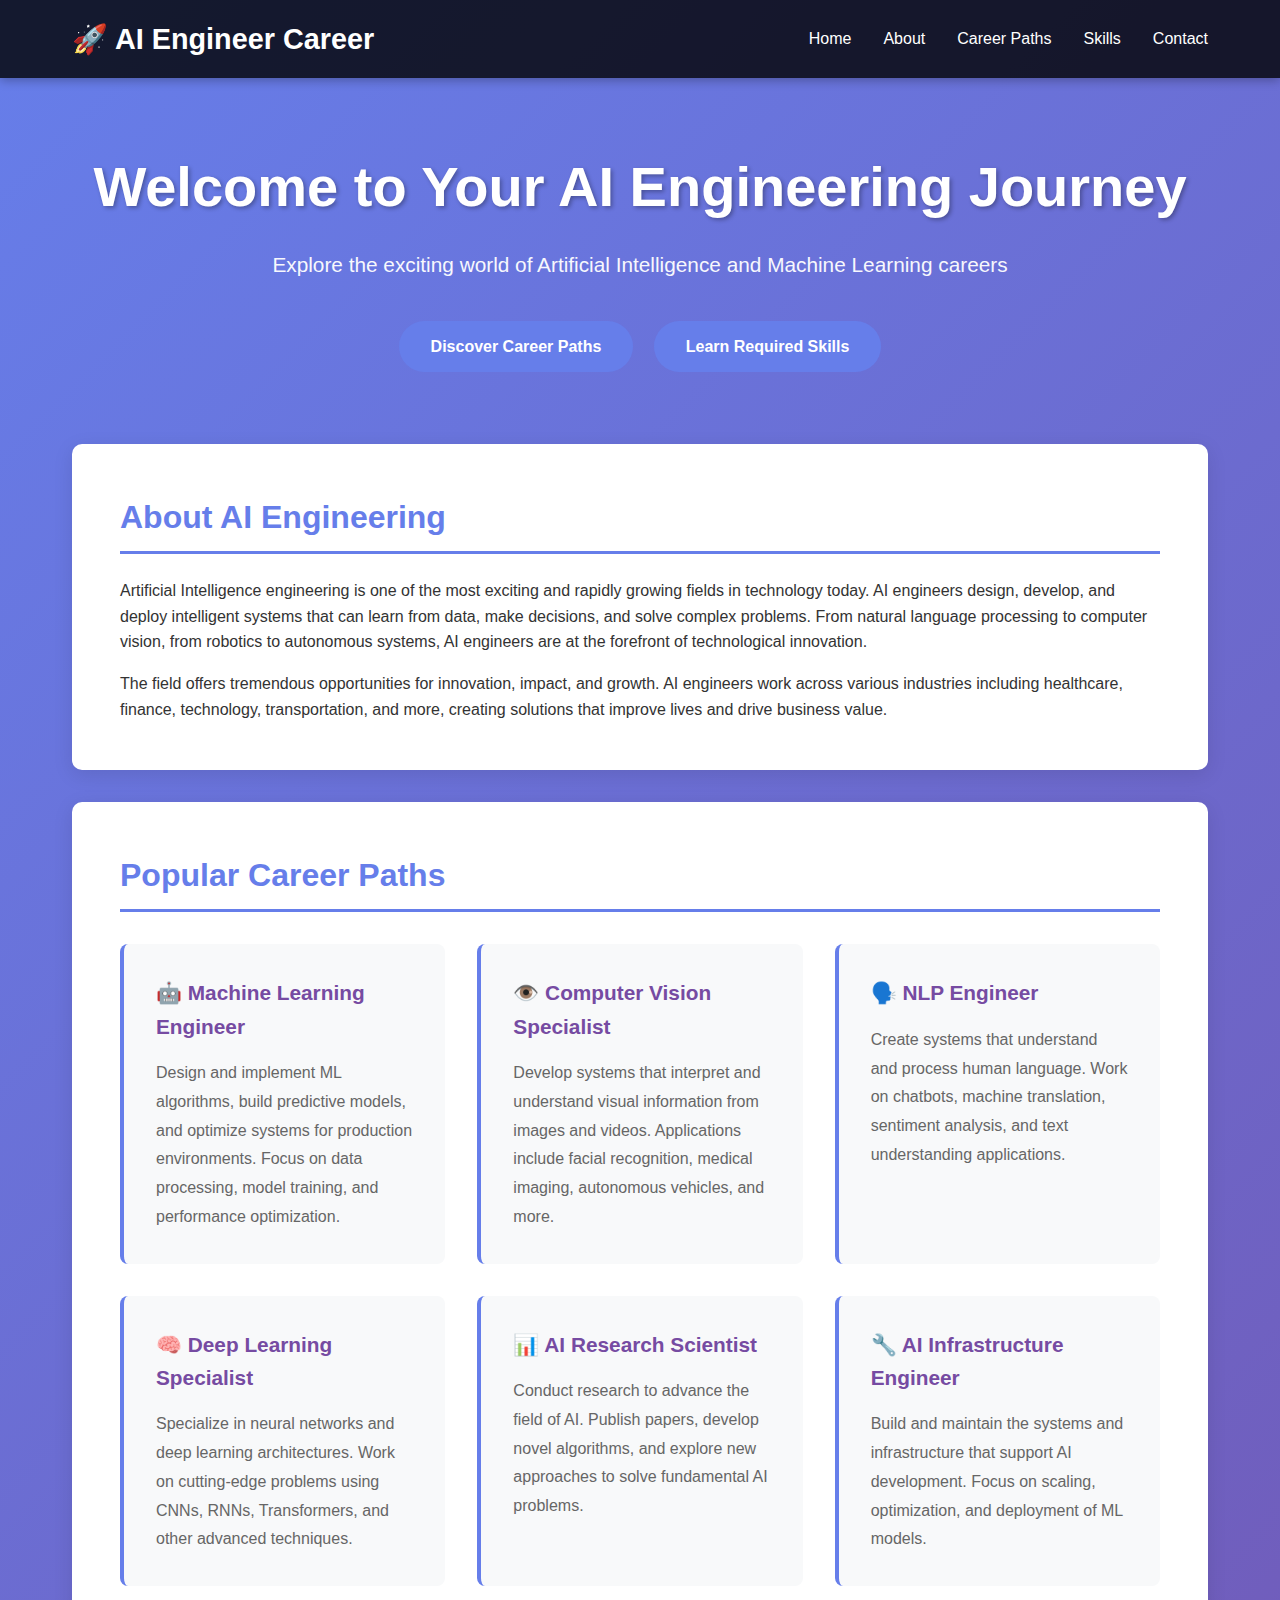
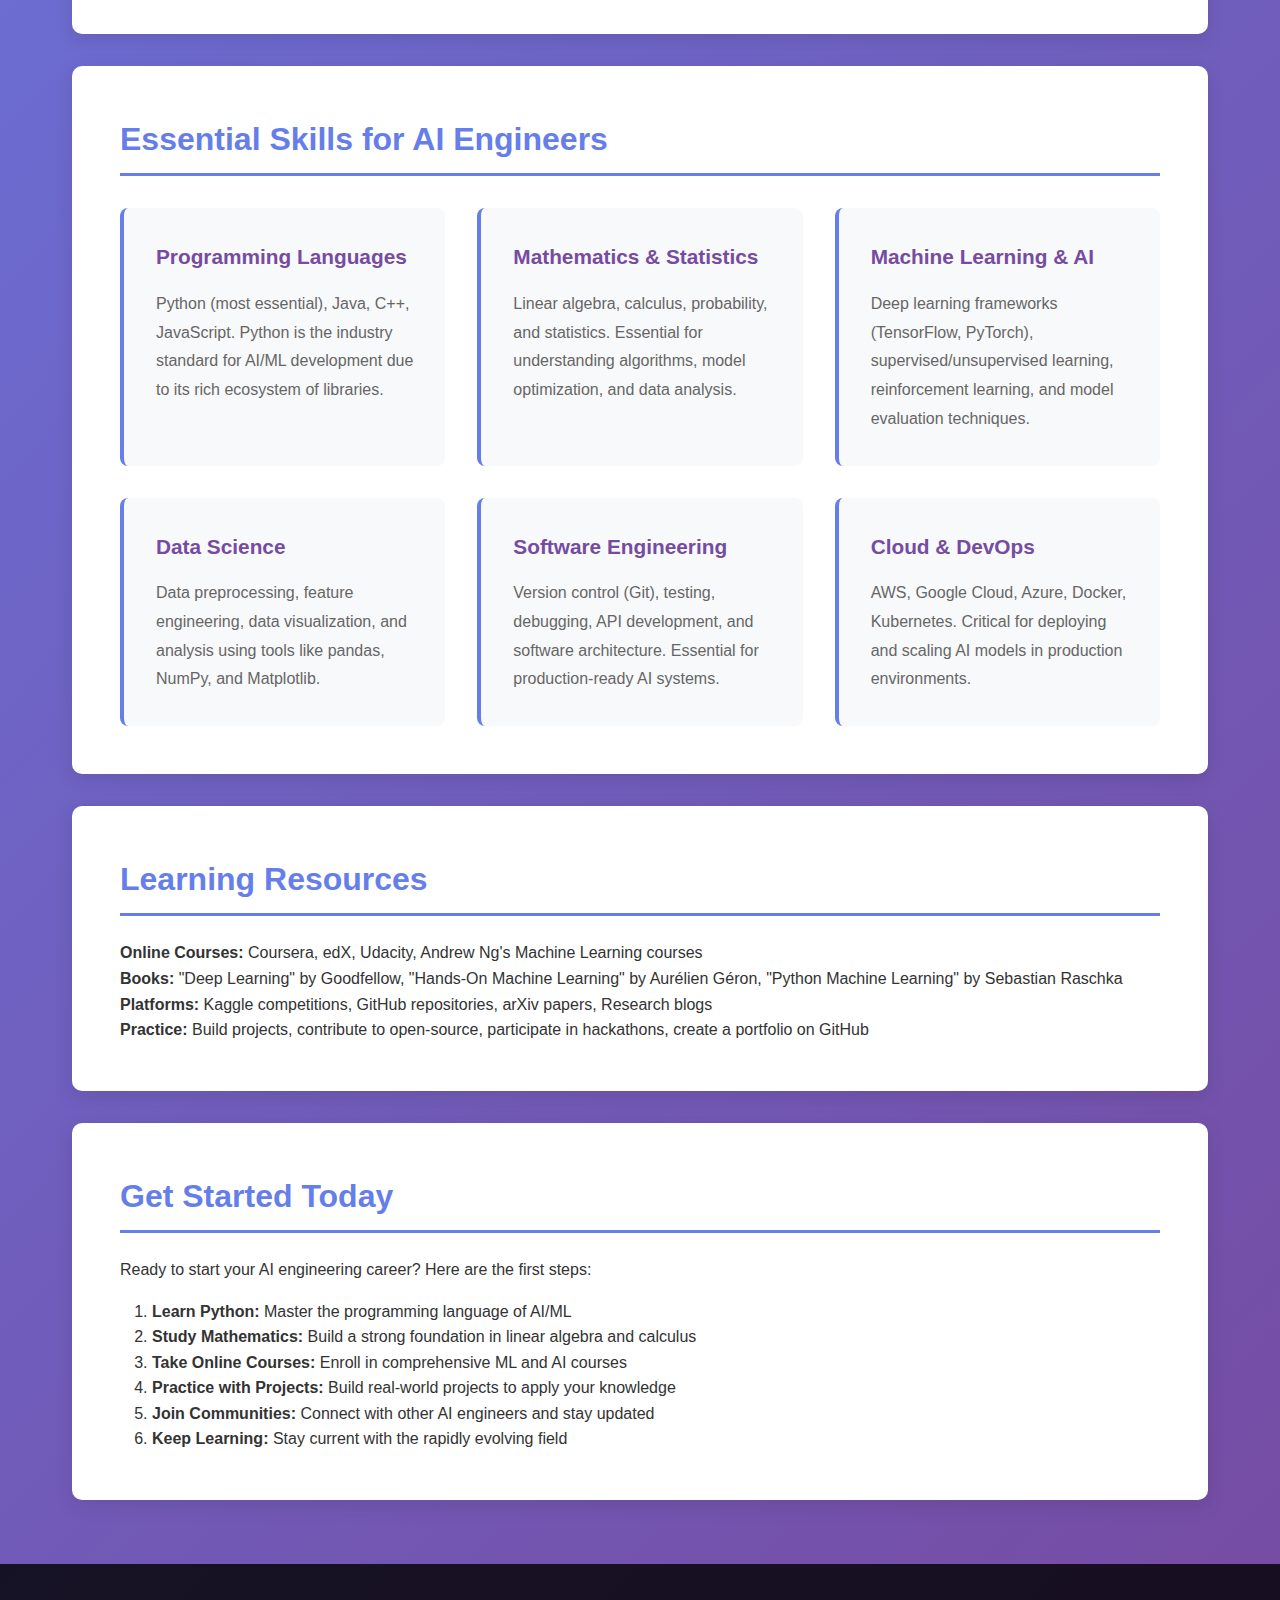
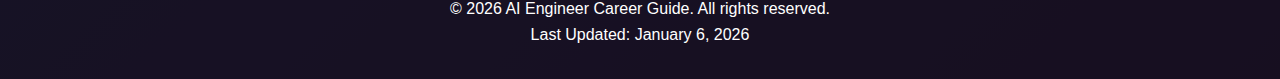
<file: index.html>
<!DOCTYPE html>
<html lang="en">
<head>
    <meta charset="UTF-8">
    <meta name="viewport" content="width=device-width, initial-scale=1.0">
    <title>AI Engineer Career - Home</title>
    <style>
        * {
            margin: 0;
            padding: 0;
            box-sizing: border-box;
        }
        
        body {
            font-family: 'Segoe UI', Tahoma, Geneva, Verdana, sans-serif;
            line-height: 1.6;
            color: #333;
            background: linear-gradient(135deg, #667eea 0%, #764ba2 100%);
            min-height: 100vh;
        }
        
        header {
            background: rgba(0, 0, 0, 0.8);
            color: #fff;
            padding: 1rem 0;
            box-shadow: 0 2px 10px rgba(0, 0, 0, 0.3);
        }
        
        nav {
            max-width: 1200px;
            margin: 0 auto;
            padding: 0 2rem;
            display: flex;
            justify-content: space-between;
            align-items: center;
        }
        
        nav h1 {
            font-size: 1.8rem;
            font-weight: 600;
        }
        
        nav ul {
            list-style: none;
            display: flex;
            gap: 2rem;
        }
        
        nav a {
            color: #fff;
            text-decoration: none;
            transition: color 0.3s ease;
        }
        
        nav a:hover {
            color: #667eea;
        }
        
        .hero {
            max-width: 1200px;
            margin: 4rem auto 0;
            padding: 0 2rem;
            text-align: center;
            color: #fff;
        }
        
        .hero h2 {
            font-size: 3.5rem;
            margin-bottom: 1rem;
            text-shadow: 2px 2px 4px rgba(0, 0, 0, 0.3);
        }
        
        .hero p {
            font-size: 1.3rem;
            margin-bottom: 2rem;
            opacity: 0.95;
        }
        
        .cta-button {
            display: inline-block;
            background: #667eea;
            color: #fff;
            padding: 0.8rem 2rem;
            border-radius: 50px;
            text-decoration: none;
            font-weight: 600;
            transition: all 0.3s ease;
            margin: 0.5rem;
        }
        
        .cta-button:hover {
            background: #764ba2;
            transform: translateY(-2px);
            box-shadow: 0 5px 15px rgba(0, 0, 0, 0.3);
        }
        
        .container {
            max-width: 1200px;
            margin: 4rem auto;
            padding: 0 2rem;
        }
        
        .section {
            background: #fff;
            padding: 3rem;
            margin: 2rem 0;
            border-radius: 10px;
            box-shadow: 0 5px 20px rgba(0, 0, 0, 0.1);
        }
        
        .section h3 {
            font-size: 2rem;
            color: #667eea;
            margin-bottom: 1.5rem;
            border-bottom: 3px solid #667eea;
            padding-bottom: 0.5rem;
        }
        
        .features {
            display: grid;
            grid-template-columns: repeat(auto-fit, minmax(280px, 1fr));
            gap: 2rem;
            margin-top: 2rem;
        }
        
        .feature-card {
            background: #f8f9fa;
            padding: 2rem;
            border-radius: 8px;
            border-left: 4px solid #667eea;
            transition: transform 0.3s ease, box-shadow 0.3s ease;
        }
        
        .feature-card:hover {
            transform: translateY(-5px);
            box-shadow: 0 8px 25px rgba(102, 126, 234, 0.2);
        }
        
        .feature-card h4 {
            color: #764ba2;
            margin-bottom: 1rem;
            font-size: 1.3rem;
        }
        
        .feature-card p {
            color: #666;
            line-height: 1.8;
        }
        
        footer {
            background: rgba(0, 0, 0, 0.8);
            color: #fff;
            text-align: center;
            padding: 2rem;
            margin-top: 4rem;
        }
        
        @media (max-width: 768px) {
            .hero h2 {
                font-size: 2.5rem;
            }
            
            nav ul {
                flex-direction: column;
                gap: 1rem;
            }
        }
    </style>
</head>
<body>
    <header>
        <nav>
            <h1>🚀 AI Engineer Career</h1>
            <ul>
                <li><a href="#home">Home</a></li>
                <li><a href="#about">About</a></li>
                <li><a href="#paths">Career Paths</a></li>
                <li><a href="#skills">Skills</a></li>
                <li><a href="#contact">Contact</a></li>
            </ul>
        </nav>
    </header>
    
    <section class="hero" id="home">
        <h2>Welcome to Your AI Engineering Journey</h2>
        <p>Explore the exciting world of Artificial Intelligence and Machine Learning careers</p>
        <a href="#paths" class="cta-button">Discover Career Paths</a>
        <a href="#skills" class="cta-button secondary">Learn Required Skills</a>
    </section>
    
    <div class="container">
        <section class="section" id="about">
            <h3>About AI Engineering</h3>
            <p>Artificial Intelligence engineering is one of the most exciting and rapidly growing fields in technology today. AI engineers design, develop, and deploy intelligent systems that can learn from data, make decisions, and solve complex problems. From natural language processing to computer vision, from robotics to autonomous systems, AI engineers are at the forefront of technological innovation.</p>
            <p style="margin-top: 1rem;">The field offers tremendous opportunities for innovation, impact, and growth. AI engineers work across various industries including healthcare, finance, technology, transportation, and more, creating solutions that improve lives and drive business value.</p>
        </section>
        
        <section class="section" id="paths">
            <h3>Popular Career Paths</h3>
            <div class="features">
                <div class="feature-card">
                    <h4>🤖 Machine Learning Engineer</h4>
                    <p>Design and implement ML algorithms, build predictive models, and optimize systems for production environments. Focus on data processing, model training, and performance optimization.</p>
                </div>
                
                <div class="feature-card">
                    <h4>👁️ Computer Vision Specialist</h4>
                    <p>Develop systems that interpret and understand visual information from images and videos. Applications include facial recognition, medical imaging, autonomous vehicles, and more.</p>
                </div>
                
                <div class="feature-card">
                    <h4>🗣️ NLP Engineer</h4>
                    <p>Create systems that understand and process human language. Work on chatbots, machine translation, sentiment analysis, and text understanding applications.</p>
                </div>
                
                <div class="feature-card">
                    <h4>🧠 Deep Learning Specialist</h4>
                    <p>Specialize in neural networks and deep learning architectures. Work on cutting-edge problems using CNNs, RNNs, Transformers, and other advanced techniques.</p>
                </div>
                
                <div class="feature-card">
                    <h4>📊 AI Research Scientist</h4>
                    <p>Conduct research to advance the field of AI. Publish papers, develop novel algorithms, and explore new approaches to solve fundamental AI problems.</p>
                </div>
                
                <div class="feature-card">
                    <h4>🔧 AI Infrastructure Engineer</h4>
                    <p>Build and maintain the systems and infrastructure that support AI development. Focus on scaling, optimization, and deployment of ML models.</p>
                </div>
            </div>
        </section>
        
        <section class="section" id="skills">
            <h3>Essential Skills for AI Engineers</h3>
            <div class="features">
                <div class="feature-card">
                    <h4>Programming Languages</h4>
                    <p>Python (most essential), Java, C++, JavaScript. Python is the industry standard for AI/ML development due to its rich ecosystem of libraries.</p>
                </div>
                
                <div class="feature-card">
                    <h4>Mathematics & Statistics</h4>
                    <p>Linear algebra, calculus, probability, and statistics. Essential for understanding algorithms, model optimization, and data analysis.</p>
                </div>
                
                <div class="feature-card">
                    <h4>Machine Learning & AI</h4>
                    <p>Deep learning frameworks (TensorFlow, PyTorch), supervised/unsupervised learning, reinforcement learning, and model evaluation techniques.</p>
                </div>
                
                <div class="feature-card">
                    <h4>Data Science</h4>
                    <p>Data preprocessing, feature engineering, data visualization, and analysis using tools like pandas, NumPy, and Matplotlib.</p>
                </div>
                
                <div class="feature-card">
                    <h4>Software Engineering</h4>
                    <p>Version control (Git), testing, debugging, API development, and software architecture. Essential for production-ready AI systems.</p>
                </div>
                
                <div class="feature-card">
                    <h4>Cloud & DevOps</h4>
                    <p>AWS, Google Cloud, Azure, Docker, Kubernetes. Critical for deploying and scaling AI models in production environments.</p>
                </div>
            </div>
        </section>
        
        <section class="section">
            <h3>Learning Resources</h3>
            <p><strong>Online Courses:</strong> Coursera, edX, Udacity, Andrew Ng's Machine Learning courses</p>
            <p><strong>Books:</strong> "Deep Learning" by Goodfellow, "Hands-On Machine Learning" by Aurélien Géron, "Python Machine Learning" by Sebastian Raschka</p>
            <p><strong>Platforms:</strong> Kaggle competitions, GitHub repositories, arXiv papers, Research blogs</p>
            <p><strong>Practice:</strong> Build projects, contribute to open-source, participate in hackathons, create a portfolio on GitHub</p>
        </section>
        
        <section class="section" id="contact">
            <h3>Get Started Today</h3>
            <p>Ready to start your AI engineering career? Here are the first steps:</p>
            <ol style="margin-left: 2rem; margin-top: 1rem;">
                <li><strong>Learn Python:</strong> Master the programming language of AI/ML</li>
                <li><strong>Study Mathematics:</strong> Build a strong foundation in linear algebra and calculus</li>
                <li><strong>Take Online Courses:</strong> Enroll in comprehensive ML and AI courses</li>
                <li><strong>Practice with Projects:</strong> Build real-world projects to apply your knowledge</li>
                <li><strong>Join Communities:</strong> Connect with other AI engineers and stay updated</li>
                <li><strong>Keep Learning:</strong> Stay current with the rapidly evolving field</li>
            </ol>
        </section>
    </div>
    
    <footer>
        <p>&copy; 2026 AI Engineer Career Guide. All rights reserved.</p>
        <p>Last Updated: January 6, 2026</p>
    </footer>
</body>
</html>
</file>
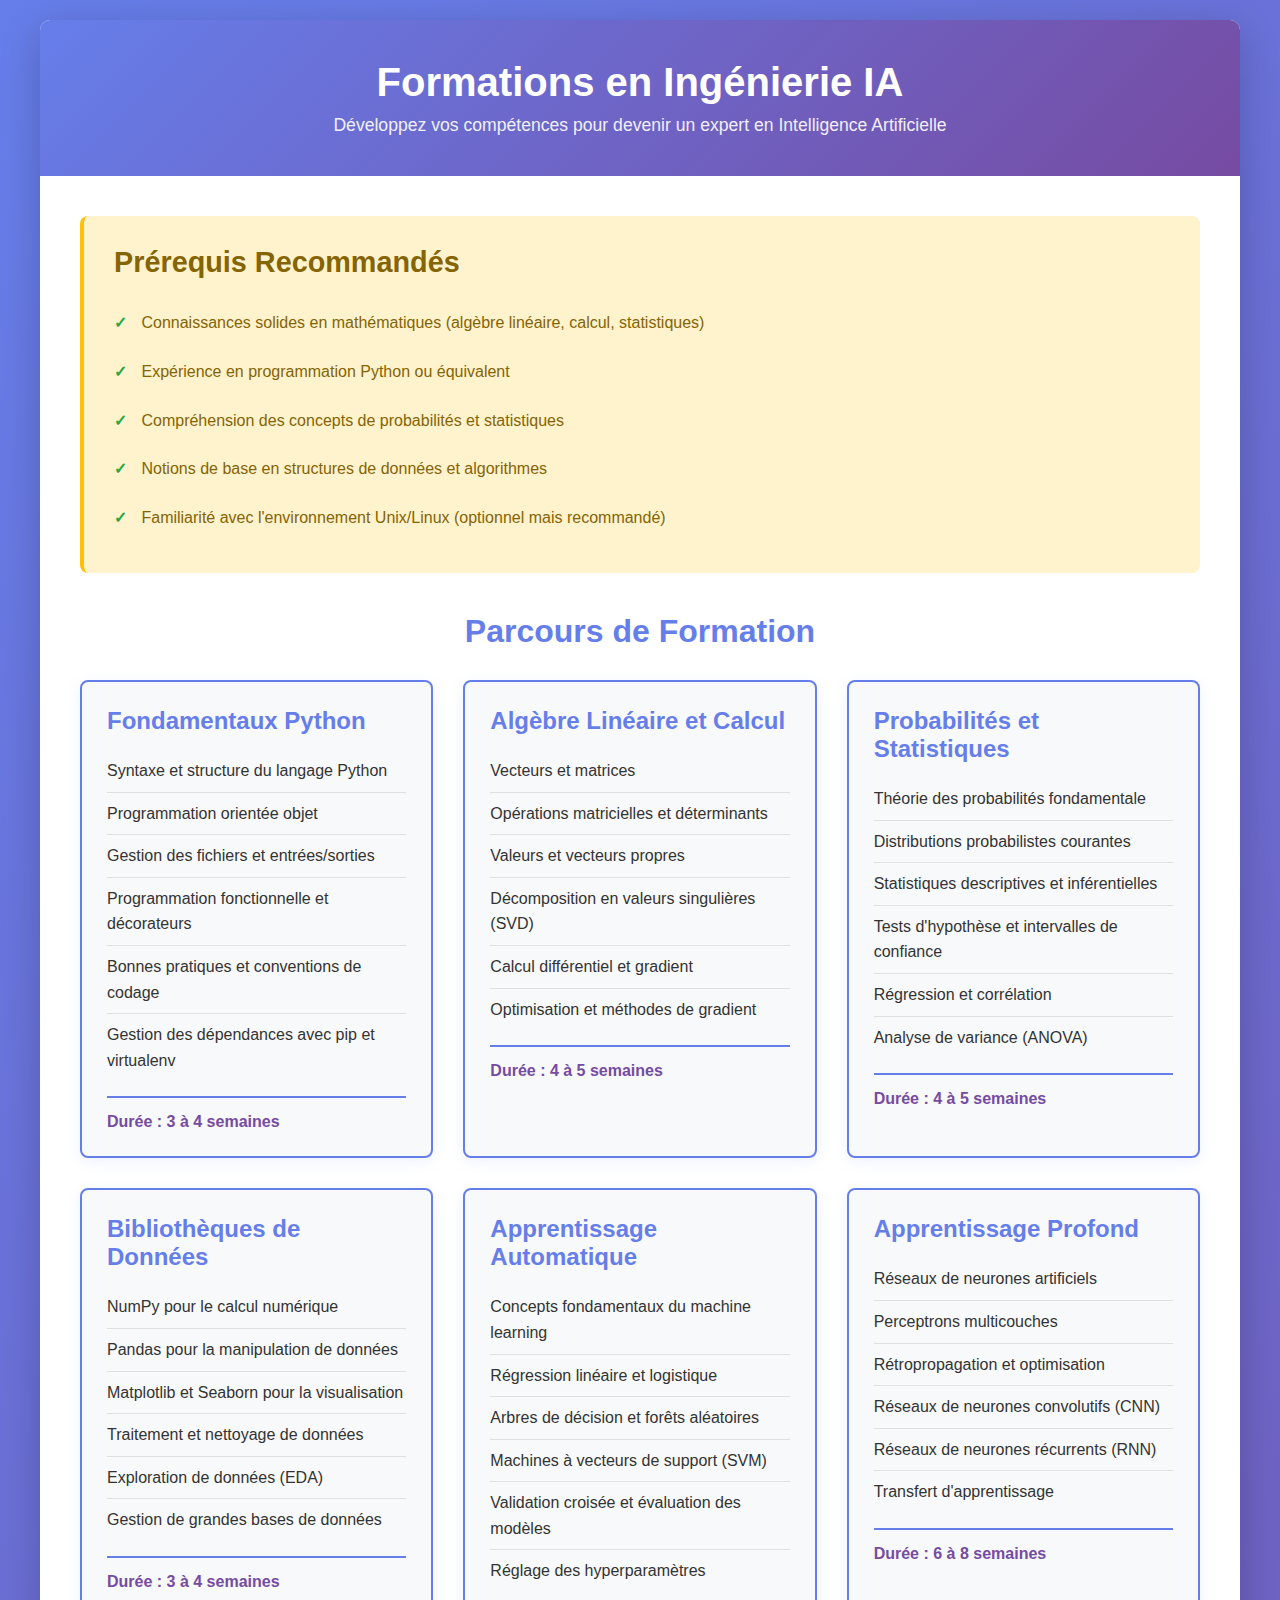
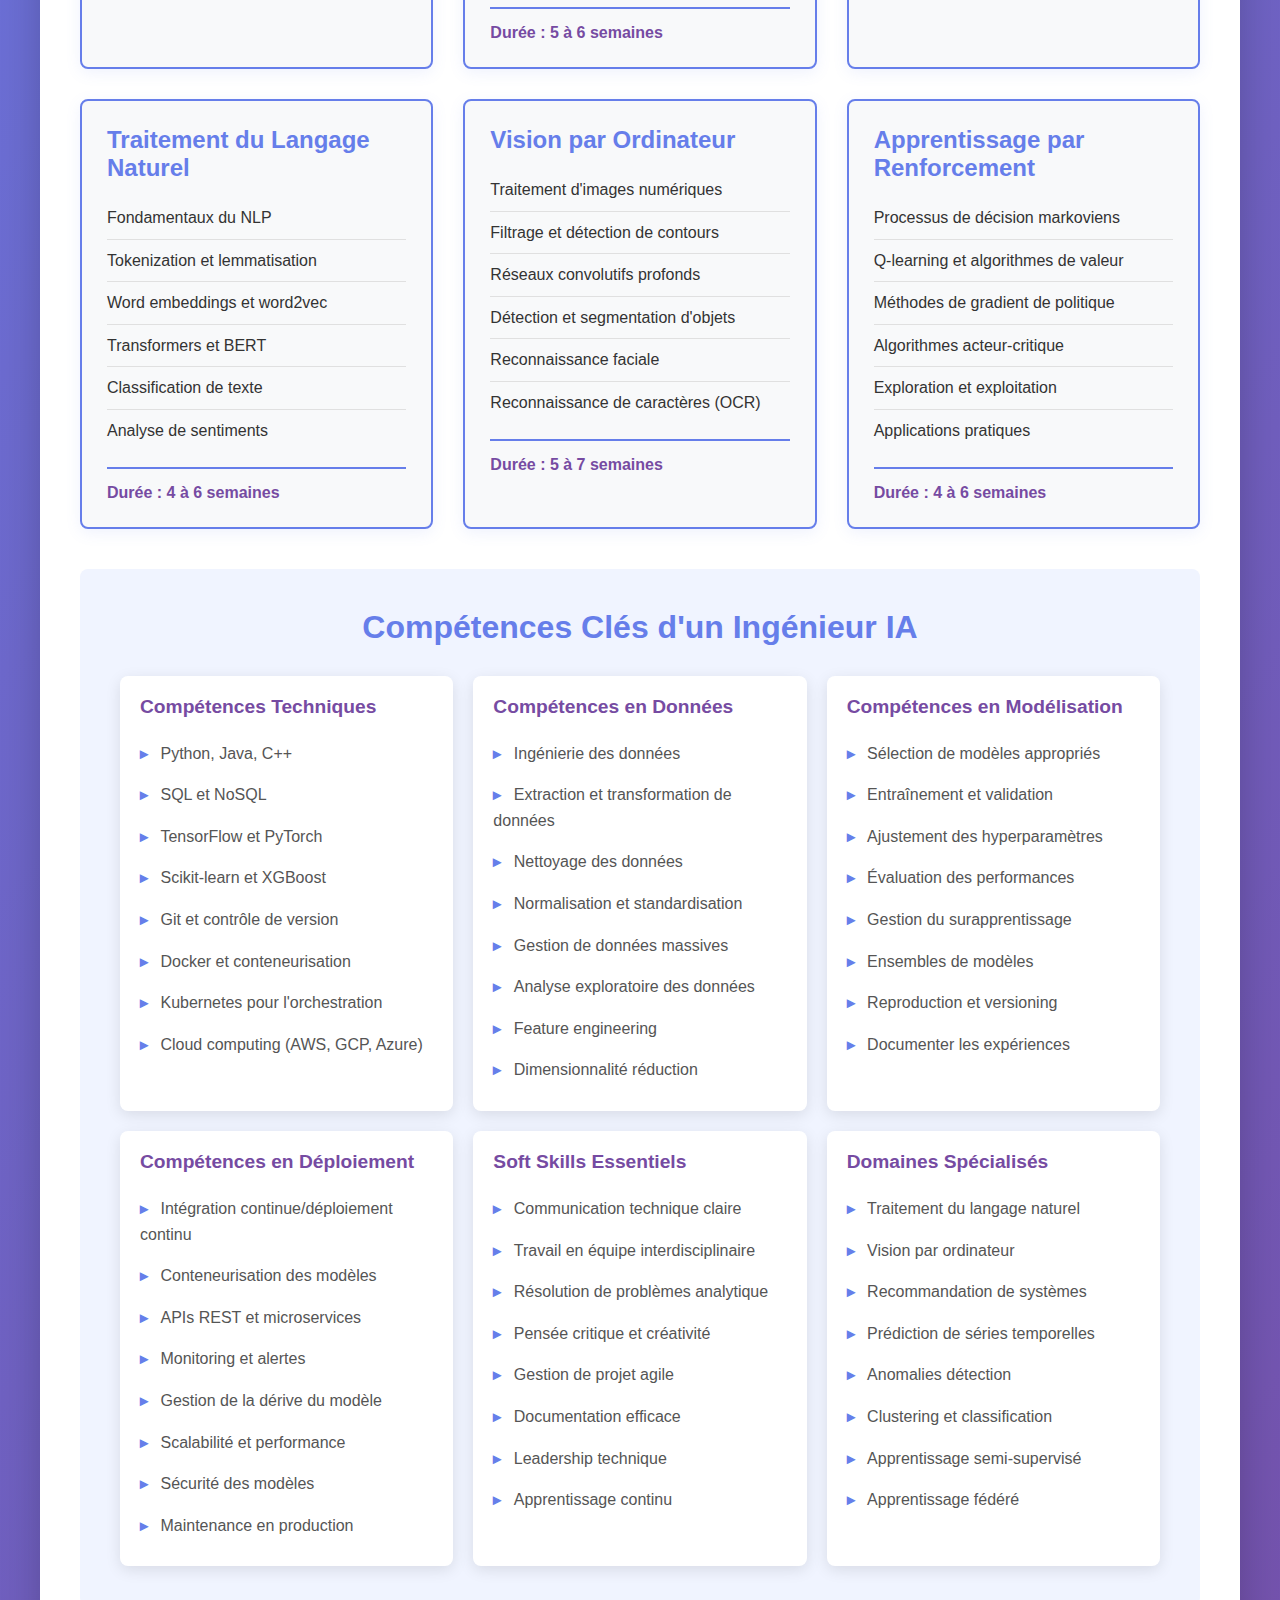
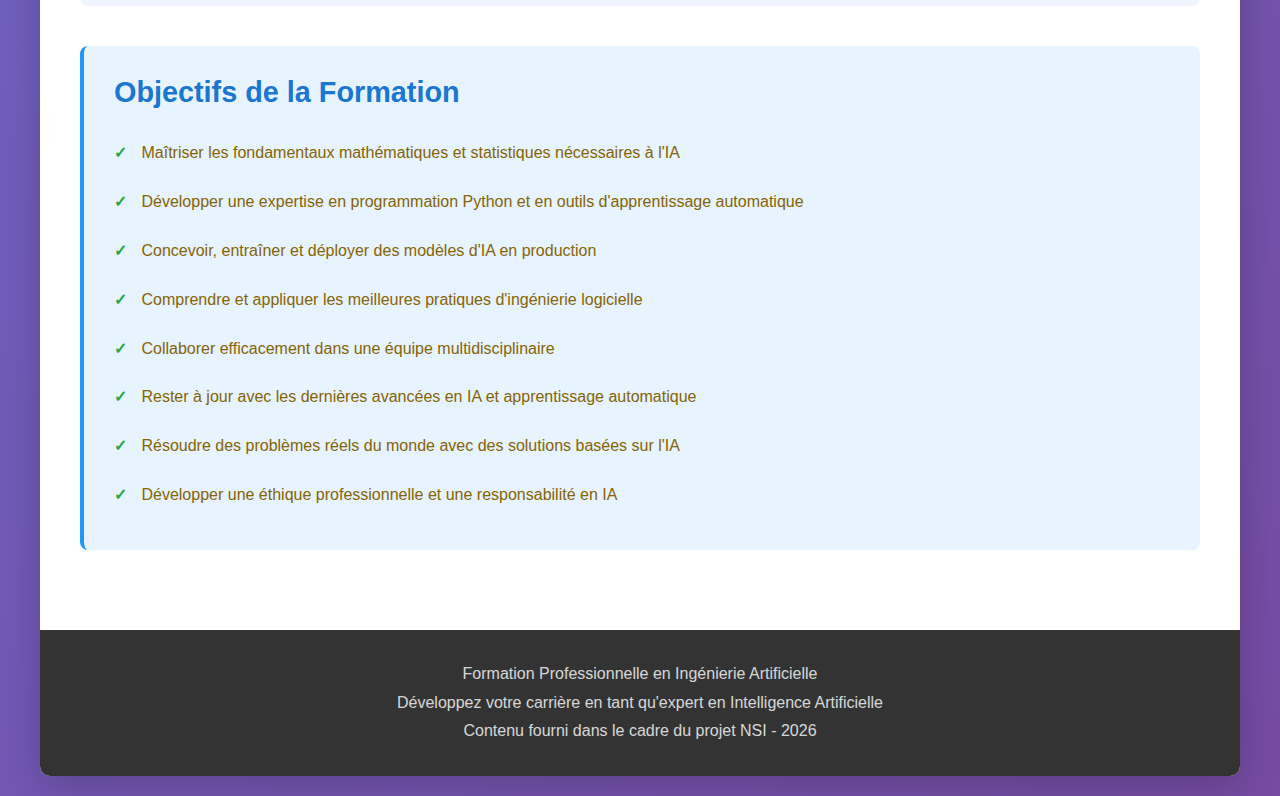
<file: formations.html>
<!DOCTYPE html>
<html lang="fr">
<head>
    <meta charset="UTF-8">
    <meta name="viewport" content="width=device-width, initial-scale=1.0">
    <title>Formations - Ingénieur IA</title>
    <style>
        * {
            margin: 0;
            padding: 0;
            box-sizing: border-box;
        }
        
        body {
            font-family: 'Segoe UI', Tahoma, Geneva, Verdana, sans-serif;
            background: linear-gradient(135deg, #667eea 0%, #764ba2 100%);
            min-height: 100vh;
            padding: 20px;
        }
        
        .container {
            max-width: 1200px;
            margin: 0 auto;
            background: white;
            border-radius: 10px;
            box-shadow: 0 10px 40px rgba(0, 0, 0, 0.2);
            overflow: hidden;
        }
        
        header {
            background: linear-gradient(135deg, #667eea 0%, #764ba2 100%);
            color: white;
            padding: 40px 20px;
            text-align: center;
        }
        
        header h1 {
            font-size: 2.5em;
            margin-bottom: 10px;
        }
        
        header p {
            font-size: 1.1em;
            opacity: 0.9;
        }
        
        main {
            padding: 40px;
        }
        
        .formations-grid {
            display: grid;
            grid-template-columns: repeat(auto-fit, minmax(300px, 1fr));
            gap: 30px;
            margin-bottom: 40px;
        }
        
        .formation-card {
            border: 2px solid #667eea;
            border-radius: 8px;
            padding: 25px;
            background: #f8f9fa;
            transition: all 0.3s ease;
            box-shadow: 0 4px 15px rgba(102, 126, 234, 0.1);
        }
        
        .formation-card:hover {
            transform: translateY(-5px);
            box-shadow: 0 8px 25px rgba(102, 126, 234, 0.2);
            background: white;
        }
        
        .formation-card h3 {
            color: #667eea;
            margin-bottom: 15px;
            font-size: 1.5em;
        }
        
        .formation-card ul {
            list-style: none;
            margin: 15px 0;
        }
        
        .formation-card li {
            padding: 8px 0;
            color: #333;
            line-height: 1.6;
            border-bottom: 1px solid #e0e0e0;
        }
        
        .formation-card li:last-child {
            border-bottom: none;
        }
        
        .duration {
            color: #764ba2;
            font-weight: bold;
            margin-top: 15px;
            padding-top: 15px;
            border-top: 2px solid #667eea;
        }
        
        .skills-section {
            background: #f0f4ff;
            padding: 40px;
            border-radius: 8px;
            margin-bottom: 40px;
        }
        
        .skills-section h2 {
            color: #667eea;
            margin-bottom: 30px;
            font-size: 2em;
            text-align: center;
        }
        
        .skills-grid {
            display: grid;
            grid-template-columns: repeat(auto-fit, minmax(250px, 1fr));
            gap: 20px;
        }
        
        .skill-category {
            background: white;
            padding: 20px;
            border-radius: 8px;
            box-shadow: 0 4px 15px rgba(0, 0, 0, 0.1);
        }
        
        .skill-category h4 {
            color: #764ba2;
            margin-bottom: 15px;
            font-size: 1.2em;
        }
        
        .skill-category ul {
            list-style: none;
        }
        
        .skill-category li {
            padding: 8px 0;
            color: #555;
            line-height: 1.6;
        }
        
        .skill-category li:before {
            content: "▸ ";
            color: #667eea;
            font-weight: bold;
            margin-right: 8px;
        }
        
        .requirement-section {
            background: #fff3cd;
            padding: 30px;
            border-left: 4px solid #ffc107;
            border-radius: 8px;
            margin-bottom: 40px;
        }
        
        .requirement-section h2 {
            color: #856404;
            margin-bottom: 20px;
            font-size: 1.8em;
        }
        
        .requirement-section ul {
            list-style: none;
            margin-left: 0;
        }
        
        .requirement-section li {
            padding: 10px 0;
            color: #856404;
            line-height: 1.8;
        }
        
        .requirement-section li:before {
            content: "✓ ";
            color: #28a745;
            font-weight: bold;
            margin-right: 10px;
        }
        
        footer {
            background: #333;
            color: white;
            text-align: center;
            padding: 30px 20px;
        }
        
        footer p {
            opacity: 0.8;
            line-height: 1.8;
        }
        
        .highlight {
            color: #667eea;
            font-weight: bold;
        }
        
        @media (max-width: 768px) {
            header h1 {
                font-size: 1.8em;
            }
            
            main {
                padding: 20px;
            }
            
            .formations-grid {
                grid-template-columns: 1fr;
                gap: 20px;
            }
            
            .skills-grid {
                grid-template-columns: 1fr;
            }
        }
    </style>
</head>
<body>
    <div class="container">
        <header>
            <h1>Formations en Ingénierie IA</h1>
            <p>Développez vos compétences pour devenir un expert en Intelligence Artificielle</p>
        </header>
        
        <main>
            <section class="requirement-section">
                <h2>Prérequis Recommandés</h2>
                <ul>
                    <li>Connaissances solides en mathématiques (algèbre linéaire, calcul, statistiques)</li>
                    <li>Expérience en programmation Python ou équivalent</li>
                    <li>Compréhension des concepts de probabilités et statistiques</li>
                    <li>Notions de base en structures de données et algorithmes</li>
                    <li>Familiarité avec l'environnement Unix/Linux (optionnel mais recommandé)</li>
                </ul>
            </section>
            
            <h2 style="color: #667eea; text-align: center; margin-bottom: 30px; font-size: 2em;">Parcours de Formation</h2>
            
            <div class="formations-grid">
                <div class="formation-card">
                    <h3>Fondamentaux Python</h3>
                    <ul>
                        <li>Syntaxe et structure du langage Python</li>
                        <li>Programmation orientée objet</li>
                        <li>Gestion des fichiers et entrées/sorties</li>
                        <li>Programmation fonctionnelle et décorateurs</li>
                        <li>Bonnes pratiques et conventions de codage</li>
                        <li>Gestion des dépendances avec pip et virtualenv</li>
                    </ul>
                    <div class="duration">Durée : 3 à 4 semaines</div>
                </div>
                
                <div class="formation-card">
                    <h3>Algèbre Linéaire et Calcul</h3>
                    <ul>
                        <li>Vecteurs et matrices</li>
                        <li>Opérations matricielles et déterminants</li>
                        <li>Valeurs et vecteurs propres</li>
                        <li>Décomposition en valeurs singulières (SVD)</li>
                        <li>Calcul différentiel et gradient</li>
                        <li>Optimisation et méthodes de gradient</li>
                    </ul>
                    <div class="duration">Durée : 4 à 5 semaines</div>
                </div>
                
                <div class="formation-card">
                    <h3>Probabilités et Statistiques</h3>
                    <ul>
                        <li>Théorie des probabilités fondamentale</li>
                        <li>Distributions probabilistes courantes</li>
                        <li>Statistiques descriptives et inférentielles</li>
                        <li>Tests d'hypothèse et intervalles de confiance</li>
                        <li>Régression et corrélation</li>
                        <li>Analyse de variance (ANOVA)</li>
                    </ul>
                    <div class="duration">Durée : 4 à 5 semaines</div>
                </div>
                
                <div class="formation-card">
                    <h3>Bibliothèques de Données</h3>
                    <ul>
                        <li>NumPy pour le calcul numérique</li>
                        <li>Pandas pour la manipulation de données</li>
                        <li>Matplotlib et Seaborn pour la visualisation</li>
                        <li>Traitement et nettoyage de données</li>
                        <li>Exploration de données (EDA)</li>
                        <li>Gestion de grandes bases de données</li>
                    </ul>
                    <div class="duration">Durée : 3 à 4 semaines</div>
                </div>
                
                <div class="formation-card">
                    <h3>Apprentissage Automatique</h3>
                    <ul>
                        <li>Concepts fondamentaux du machine learning</li>
                        <li>Régression linéaire et logistique</li>
                        <li>Arbres de décision et forêts aléatoires</li>
                        <li>Machines à vecteurs de support (SVM)</li>
                        <li>Validation croisée et évaluation des modèles</li>
                        <li>Réglage des hyperparamètres</li>
                    </ul>
                    <div class="duration">Durée : 5 à 6 semaines</div>
                </div>
                
                <div class="formation-card">
                    <h3>Apprentissage Profond</h3>
                    <ul>
                        <li>Réseaux de neurones artificiels</li>
                        <li>Perceptrons multicouches</li>
                        <li>Rétropropagation et optimisation</li>
                        <li>Réseaux de neurones convolutifs (CNN)</li>
                        <li>Réseaux de neurones récurrents (RNN)</li>
                        <li>Transfert d'apprentissage</li>
                    </ul>
                    <div class="duration">Durée : 6 à 8 semaines</div>
                </div>
                
                <div class="formation-card">
                    <h3>Traitement du Langage Naturel</h3>
                    <ul>
                        <li>Fondamentaux du NLP</li>
                        <li>Tokenization et lemmatisation</li>
                        <li>Word embeddings et word2vec</li>
                        <li>Transformers et BERT</li>
                        <li>Classification de texte</li>
                        <li>Analyse de sentiments</li>
                    </ul>
                    <div class="duration">Durée : 4 à 6 semaines</div>
                </div>
                
                <div class="formation-card">
                    <h3>Vision par Ordinateur</h3>
                    <ul>
                        <li>Traitement d'images numériques</li>
                        <li>Filtrage et détection de contours</li>
                        <li>Réseaux convolutifs profonds</li>
                        <li>Détection et segmentation d'objets</li>
                        <li>Reconnaissance faciale</li>
                        <li>Reconnaissance de caractères (OCR)</li>
                    </ul>
                    <div class="duration">Durée : 5 à 7 semaines</div>
                </div>
                
                <div class="formation-card">
                    <h3>Apprentissage par Renforcement</h3>
                    <ul>
                        <li>Processus de décision markoviens</li>
                        <li>Q-learning et algorithmes de valeur</li>
                        <li>Méthodes de gradient de politique</li>
                        <li>Algorithmes acteur-critique</li>
                        <li>Exploration et exploitation</li>
                        <li>Applications pratiques</li>
                    </ul>
                    <div class="duration">Durée : 4 à 6 semaines</div>
                </div>
            </div>
            
            <div class="skills-section">
                <h2>Compétences Clés d'un Ingénieur IA</h2>
                
                <div class="skills-grid">
                    <div class="skill-category">
                        <h4>Compétences Techniques</h4>
                        <ul>
                            <li>Python, Java, C++</li>
                            <li>SQL et NoSQL</li>
                            <li>TensorFlow et PyTorch</li>
                            <li>Scikit-learn et XGBoost</li>
                            <li>Git et contrôle de version</li>
                            <li>Docker et conteneurisation</li>
                            <li>Kubernetes pour l'orchestration</li>
                            <li>Cloud computing (AWS, GCP, Azure)</li>
                        </ul>
                    </div>
                    
                    <div class="skill-category">
                        <h4>Compétences en Données</h4>
                        <ul>
                            <li>Ingénierie des données</li>
                            <li>Extraction et transformation de données</li>
                            <li>Nettoyage des données</li>
                            <li>Normalisation et standardisation</li>
                            <li>Gestion de données massives</li>
                            <li>Analyse exploratoire des données</li>
                            <li>Feature engineering</li>
                            <li>Dimensionnalité réduction</li>
                        </ul>
                    </div>
                    
                    <div class="skill-category">
                        <h4>Compétences en Modélisation</h4>
                        <ul>
                            <li>Sélection de modèles appropriés</li>
                            <li>Entraînement et validation</li>
                            <li>Ajustement des hyperparamètres</li>
                            <li>Évaluation des performances</li>
                            <li>Gestion du surapprentissage</li>
                            <li>Ensembles de modèles</li>
                            <li>Reproduction et versioning</li>
                            <li>Documenter les expériences</li>
                        </ul>
                    </div>
                    
                    <div class="skill-category">
                        <h4>Compétences en Déploiement</h4>
                        <ul>
                            <li>Intégration continue/déploiement continu</li>
                            <li>Conteneurisation des modèles</li>
                            <li>APIs REST et microservices</li>
                            <li>Monitoring et alertes</li>
                            <li>Gestion de la dérive du modèle</li>
                            <li>Scalabilité et performance</li>
                            <li>Sécurité des modèles</li>
                            <li>Maintenance en production</li>
                        </ul>
                    </div>
                    
                    <div class="skill-category">
                        <h4>Soft Skills Essentiels</h4>
                        <ul>
                            <li>Communication technique claire</li>
                            <li>Travail en équipe interdisciplinaire</li>
                            <li>Résolution de problèmes analytique</li>
                            <li>Pensée critique et créativité</li>
                            <li>Gestion de projet agile</li>
                            <li>Documentation efficace</li>
                            <li>Leadership technique</li>
                            <li>Apprentissage continu</li>
                        </ul>
                    </div>
                    
                    <div class="skill-category">
                        <h4>Domaines Spécialisés</h4>
                        <ul>
                            <li>Traitement du langage naturel</li>
                            <li>Vision par ordinateur</li>
                            <li>Recommandation de systèmes</li>
                            <li>Prédiction de séries temporelles</li>
                            <li>Anomalies détection</li>
                            <li>Clustering et classification</li>
                            <li>Apprentissage semi-supervisé</li>
                            <li>Apprentissage fédéré</li>
                        </ul>
                    </div>
                </div>
            </div>
            
            <div class="requirement-section" style="background: #e7f3ff; border-left-color: #2196F3;">
                <h2 style="color: #1976D2;">Objectifs de la Formation</h2>
                <ul style="color: #1565C0;">
                    <li>Maîtriser les fondamentaux mathématiques et statistiques nécessaires à l'IA</li>
                    <li>Développer une expertise en programmation Python et en outils d'apprentissage automatique</li>
                    <li>Concevoir, entraîner et déployer des modèles d'IA en production</li>
                    <li>Comprendre et appliquer les meilleures pratiques d'ingénierie logicielle</li>
                    <li>Collaborer efficacement dans une équipe multidisciplinaire</li>
                    <li>Rester à jour avec les dernières avancées en IA et apprentissage automatique</li>
                    <li>Résoudre des problèmes réels du monde avec des solutions basées sur l'IA</li>
                    <li>Développer une éthique professionnelle et une responsabilité en IA</li>
                </ul>
            </div>
        </main>
        
        <footer>
            <p>Formation Professionnelle en Ingénierie Artificielle</p>
            <p>Développez votre carrière en tant qu'expert en Intelligence Artificielle</p>
            <p>Contenu fourni dans le cadre du projet NSI - 2026</p>
        </footer>
    </div>
</body>
</html>
</file>
